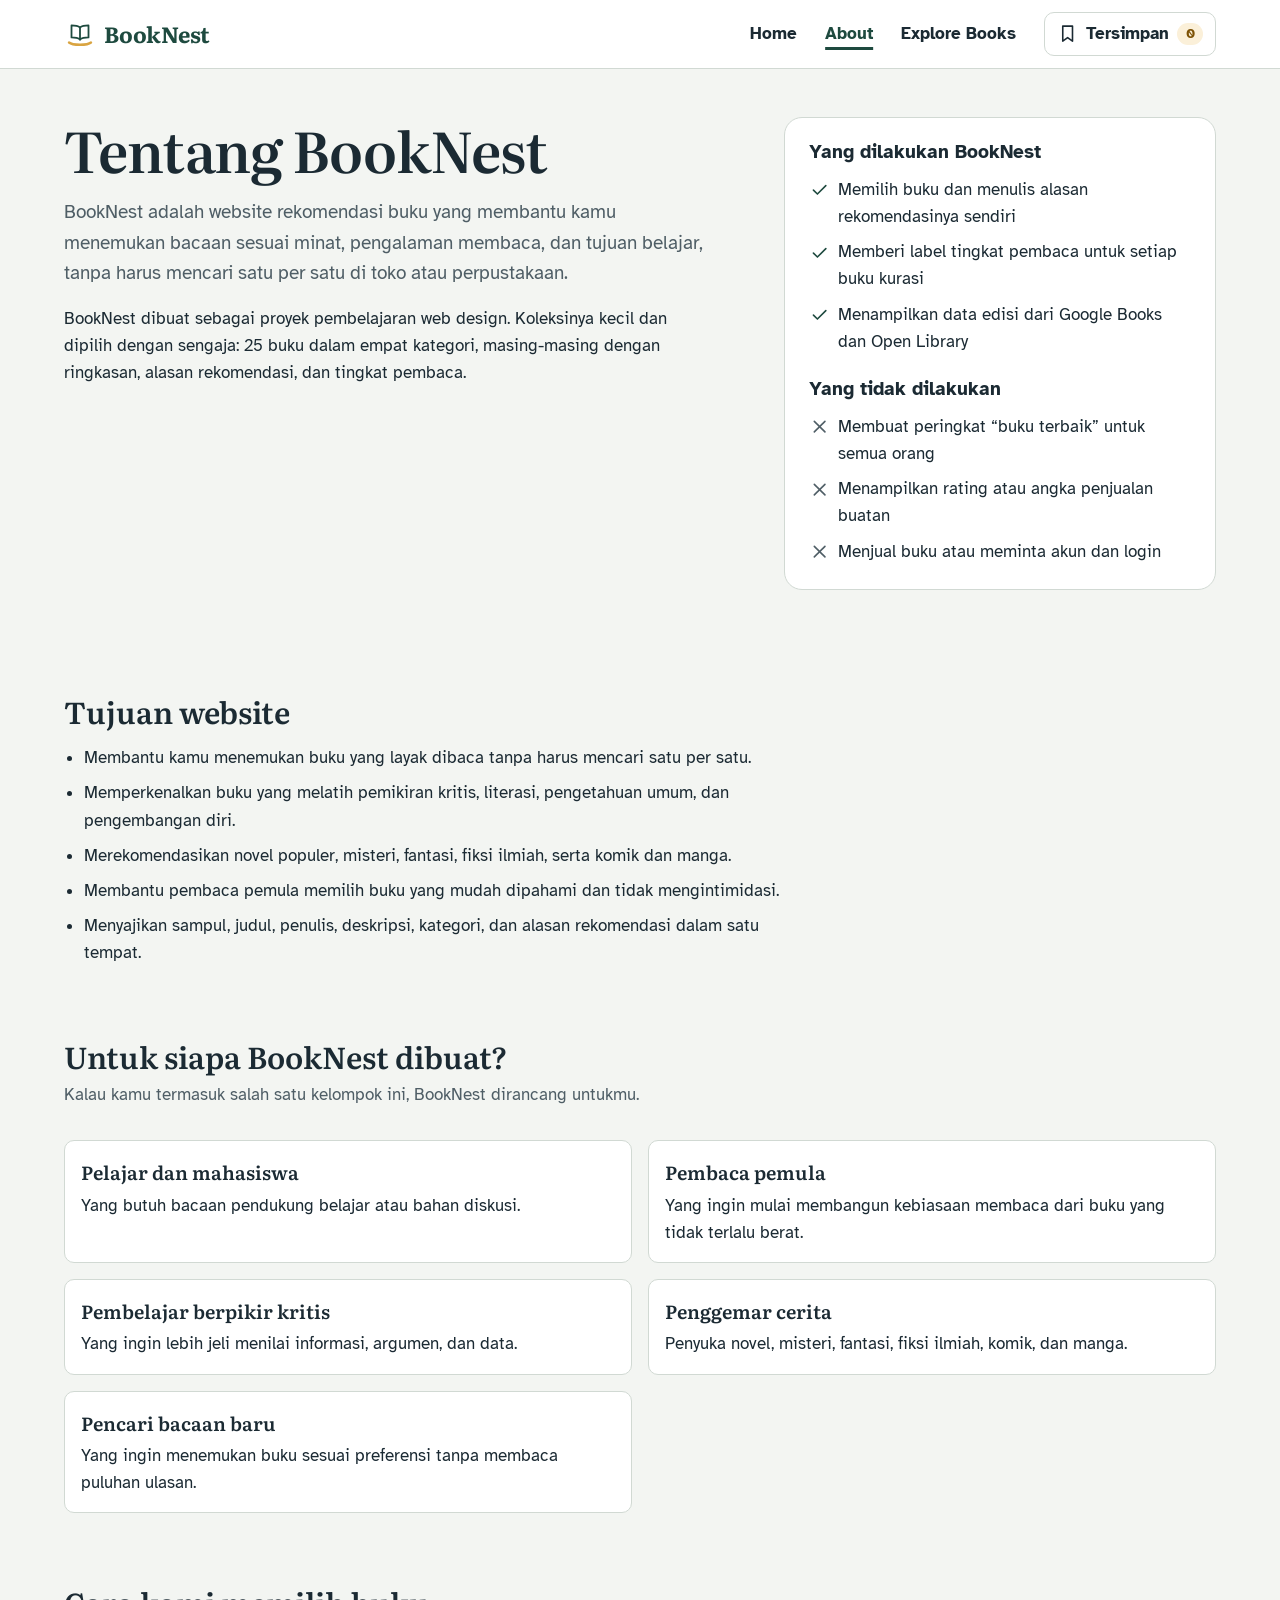
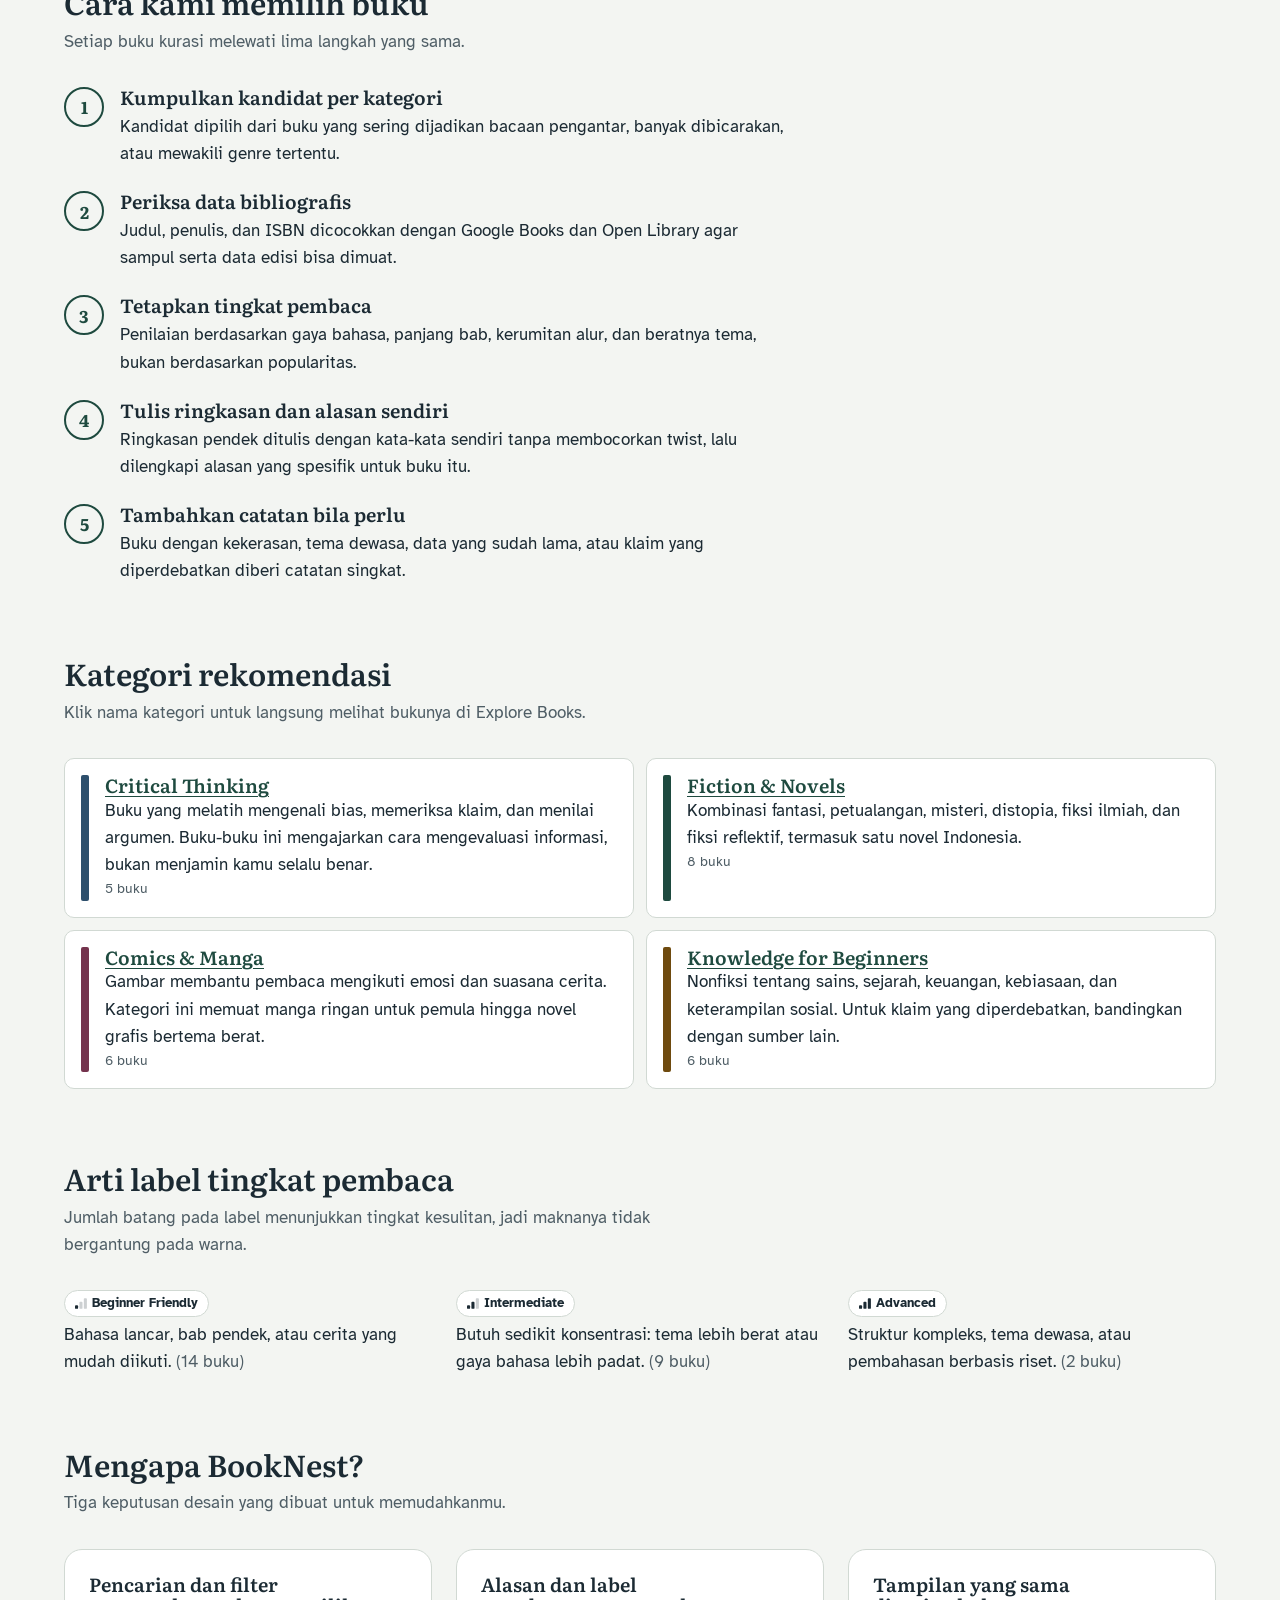
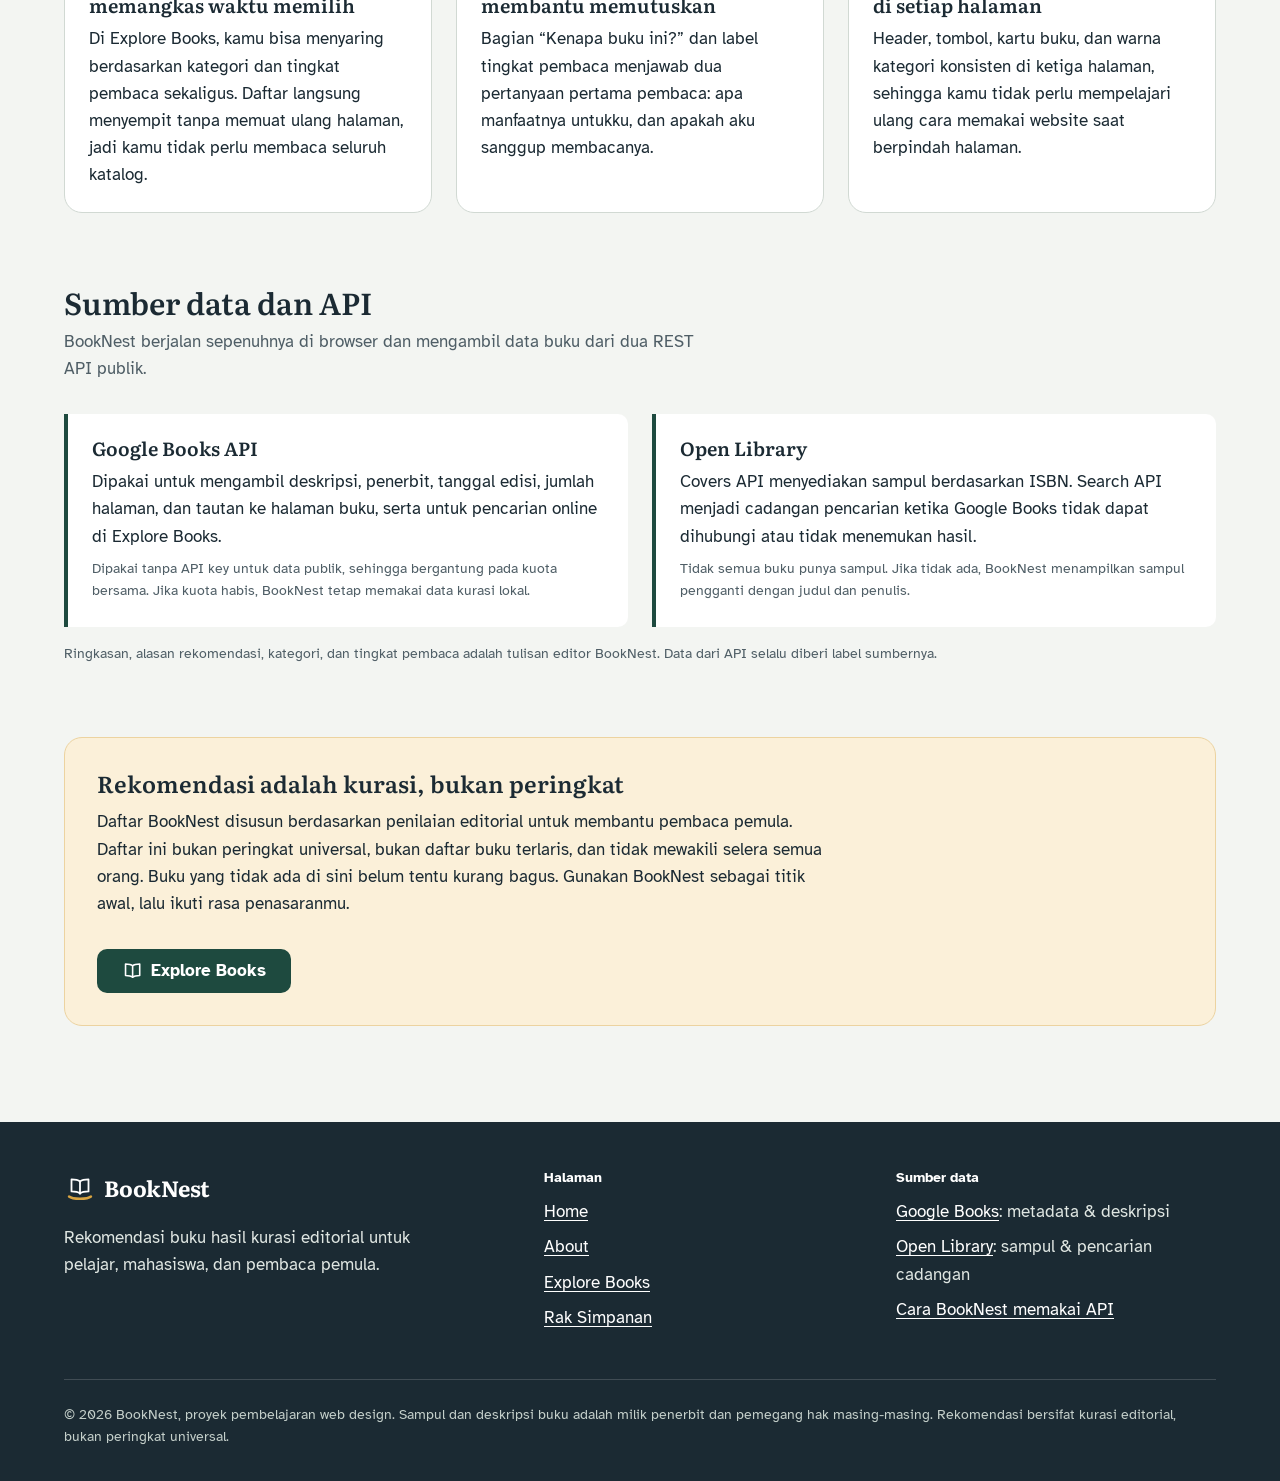
<file: about.html>
<!DOCTYPE html>
<html lang="id">
  <head>
    <meta charset="utf-8">
    <meta name="viewport" content="width=device-width, initial-scale=1">
    <title>Tentang BookNest | Cara kami memilih buku</title>
    <meta name="description" content="Tujuan, target pengguna, metode kurasi, dan sumber data BookNest, website rekomendasi buku untuk pelajar dan pembaca pemula.">
    <meta name="theme-color" content="#1e4a3f">
    <link rel="icon" href="assets/icons/favicon.svg" type="image/svg+xml">
    <link rel="preconnect" href="https://fonts.googleapis.com">
    <link rel="preconnect" href="https://fonts.gstatic.com" crossorigin>
    <link rel="stylesheet" href="https://fonts.googleapis.com/css2?family=Atkinson+Hyperlegible:ital,wght@0,400;0,700;1,400&amp;family=Literata:opsz,wght@7..72,500;7..72,600;7..72,700&amp;display=swap">
    <link rel="stylesheet" href="css/style.css">
    <link rel="stylesheet" href="css/responsive.css">
    <script src="js/config.js" defer></script>
    <script src="data/books.js" defer></script>
    <script src="js/icons.js" defer></script>
    <script src="js/storage.js" defer></script>
    <script src="js/api.js" defer></script>
    <script src="js/books.js" defer></script>
    <script src="js/main.js" defer></script>
  </head>
  <body>
    <a class="skip-link" href="#main">Langsung ke konten utama</a>

    <header class="site-header">
      <div class="container site-header__inner">
        <a class="logo" href="index.html">
          <svg class="logo__mark" viewBox="0 0 32 32" aria-hidden="true" focusable="false"><path d="M16 9.5c-2-1.6-4.8-2.1-8.5-2.1v12c3.7 0 6.5.5 8.5 2.1 2-1.6 4.8-2.1 8.5-2.1v-12c-3.7 0-6.5.5-8.5 2.1Z"/><path d="M16 9.5v12"/><path class="logo__nest" d="M5 24.5c3.5 3 18.5 3 22 0"/></svg>
          <span>BookNest</span>
        </a>

        <button class="nav-toggle" type="button" data-nav-toggle aria-expanded="false" aria-controls="site-nav">
          <svg class="icon" viewBox="0 0 24 24" aria-hidden="true" focusable="false"><path d="M4 7h16"/><path d="M4 12h16"/><path d="M4 17h16"/></svg>
          Menu
        </button>

        <nav id="site-nav" class="site-nav" aria-label="Navigasi utama">
          <ul class="site-nav__list">
            <li><a href="index.html">Home</a></li>
            <li><a href="about.html" aria-current="page">About</a></li>
            <li><a href="explore.html">Explore Books</a></li>
          </ul>
          <a class="saved-link" href="explore.html#saved">
            <svg class="icon" viewBox="0 0 24 24" aria-hidden="true" focusable="false"><path d="M6.5 3.5h11v17l-5.5-4-5.5 4v-17Z"/></svg>
            Tersimpan
            <span class="saved-link__count" data-saved-count>0</span>
            <span class="sr-only">buku</span>
          </a>
        </nav>
      </div>
    </header>

    <main id="main" tabindex="-1">
      <section class="page-head" aria-labelledby="page-title">
        <div class="container about-intro">
          <div class="prose">
            <h1 id="page-title">Tentang BookNest</h1>
            <p class="page-head__lead">
              BookNest adalah website rekomendasi buku yang membantu kamu menemukan bacaan sesuai minat, pengalaman membaca,
              dan tujuan belajar, tanpa harus mencari satu per satu di toko atau perpustakaan.
            </p>
            <p>
              BookNest dibuat sebagai proyek pembelajaran web design. Koleksinya kecil dan dipilih dengan sengaja:
              <span data-count-category="all">25</span> buku dalam empat kategori, masing-masing dengan ringkasan,
              alasan rekomendasi, dan tingkat pembaca.
            </p>
          </div>

          <div class="about-panel">
            <h2>Yang dilakukan BookNest</h2>
            <ul class="check-list">
              <li><svg class="icon" viewBox="0 0 24 24" aria-hidden="true" focusable="false"><path d="m5 12.5 4.5 4.5L19 7.5"/></svg><span>Memilih buku dan menulis alasan rekomendasinya sendiri</span></li>
              <li><svg class="icon" viewBox="0 0 24 24" aria-hidden="true" focusable="false"><path d="m5 12.5 4.5 4.5L19 7.5"/></svg><span>Memberi label tingkat pembaca untuk setiap buku kurasi</span></li>
              <li><svg class="icon" viewBox="0 0 24 24" aria-hidden="true" focusable="false"><path d="m5 12.5 4.5 4.5L19 7.5"/></svg><span>Menampilkan data edisi dari Google Books dan Open Library</span></li>
            </ul>
            <h2>Yang tidak dilakukan</h2>
            <ul class="cross-list">
              <li><svg class="icon" viewBox="0 0 24 24" aria-hidden="true" focusable="false"><path d="M6 6l12 12"/><path d="M18 6 6 18"/></svg><span>Membuat peringkat “buku terbaik” untuk semua orang</span></li>
              <li><svg class="icon" viewBox="0 0 24 24" aria-hidden="true" focusable="false"><path d="M6 6l12 12"/><path d="M18 6 6 18"/></svg><span>Menampilkan rating atau angka penjualan buatan</span></li>
              <li><svg class="icon" viewBox="0 0 24 24" aria-hidden="true" focusable="false"><path d="M6 6l12 12"/><path d="M18 6 6 18"/></svg><span>Menjual buku atau meminta akun dan login</span></li>
            </ul>
          </div>
        </div>
      </section>

      <div class="container">
        <section class="section" aria-labelledby="goals-heading">
          <div class="prose">
            <h2 id="goals-heading" class="catalog-heading">Tujuan website</h2>
            <ul>
              <li>Membantu kamu menemukan buku yang layak dibaca tanpa harus mencari satu per satu.</li>
              <li>Memperkenalkan buku yang melatih pemikiran kritis, literasi, pengetahuan umum, dan pengembangan diri.</li>
              <li>Merekomendasikan novel populer, misteri, fantasi, fiksi ilmiah, serta komik dan manga.</li>
              <li>Membantu pembaca pemula memilih buku yang mudah dipahami dan tidak mengintimidasi.</li>
              <li>Menyajikan sampul, judul, penulis, deskripsi, kategori, dan alasan rekomendasi dalam satu tempat.</li>
            </ul>
          </div>
        </section>

        <section class="section" aria-labelledby="audience-heading">
          <div class="section-head">
            <div>
              <h2 id="audience-heading">Untuk siapa BookNest dibuat?</h2>
              <p>Kalau kamu termasuk salah satu kelompok ini, BookNest dirancang untukmu.</p>
            </div>
          </div>
          <ul class="audience-grid">
            <li><strong>Pelajar dan mahasiswa</strong>Yang butuh bacaan pendukung belajar atau bahan diskusi.</li>
            <li><strong>Pembaca pemula</strong>Yang ingin mulai membangun kebiasaan membaca dari buku yang tidak terlalu berat.</li>
            <li><strong>Pembelajar berpikir kritis</strong>Yang ingin lebih jeli menilai informasi, argumen, dan data.</li>
            <li><strong>Penggemar cerita</strong>Penyuka novel, misteri, fantasi, fiksi ilmiah, komik, dan manga.</li>
            <li><strong>Pencari bacaan baru</strong>Yang ingin menemukan buku sesuai preferensi tanpa membaca puluhan ulasan.</li>
          </ul>
        </section>

        <section id="metode" class="section" aria-labelledby="method-heading">
          <div class="section-head">
            <div>
              <h2 id="method-heading">Cara kami memilih buku</h2>
              <p>Setiap buku kurasi melewati lima langkah yang sama.</p>
            </div>
          </div>
          <ol class="steps">
            <li>
              <div>
                <h3>Kumpulkan kandidat per kategori</h3>
                <p>Kandidat dipilih dari buku yang sering dijadikan bacaan pengantar, banyak dibicarakan, atau mewakili genre tertentu.</p>
              </div>
            </li>
            <li>
              <div>
                <h3>Periksa data bibliografis</h3>
                <p>Judul, penulis, dan ISBN dicocokkan dengan Google Books dan Open Library agar sampul serta data edisi bisa dimuat.</p>
              </div>
            </li>
            <li>
              <div>
                <h3>Tetapkan tingkat pembaca</h3>
                <p>Penilaian berdasarkan gaya bahasa, panjang bab, kerumitan alur, dan beratnya tema, bukan berdasarkan popularitas.</p>
              </div>
            </li>
            <li>
              <div>
                <h3>Tulis ringkasan dan alasan sendiri</h3>
                <p>Ringkasan pendek ditulis dengan kata-kata sendiri tanpa membocorkan twist, lalu dilengkapi alasan yang spesifik untuk buku itu.</p>
              </div>
            </li>
            <li>
              <div>
                <h3>Tambahkan catatan bila perlu</h3>
                <p>Buku dengan kekerasan, tema dewasa, data yang sudah lama, atau klaim yang diperdebatkan diberi catatan singkat.</p>
              </div>
            </li>
          </ol>
        </section>

        <section class="section" aria-labelledby="category-heading">
          <div class="section-head">
            <div>
              <h2 id="category-heading">Kategori rekomendasi</h2>
              <p>Klik nama kategori untuk langsung melihat bukunya di Explore Books.</p>
            </div>
          </div>
          <ul class="category-list">
            <li>
              <span class="swatch swatch--critical-thinking" aria-hidden="true"></span>
              <div>
                <h3><a href="explore.html?category=critical-thinking">Critical Thinking</a></h3>
                <p>Buku yang melatih mengenali bias, memeriksa klaim, dan menilai argumen. Buku-buku ini mengajarkan cara mengevaluasi informasi, bukan menjamin kamu selalu benar.</p>
                <p class="source-note"><span data-count-category="critical-thinking">0</span> buku</p>
              </div>
            </li>
            <li>
              <span class="swatch swatch--fiction" aria-hidden="true"></span>
              <div>
                <h3><a href="explore.html?category=fiction">Fiction &amp; Novels</a></h3>
                <p>Kombinasi fantasi, petualangan, misteri, distopia, fiksi ilmiah, dan fiksi reflektif, termasuk satu novel Indonesia.</p>
                <p class="source-note"><span data-count-category="fiction">0</span> buku</p>
              </div>
            </li>
            <li>
              <span class="swatch swatch--comics" aria-hidden="true"></span>
              <div>
                <h3><a href="explore.html?category=comics">Comics &amp; Manga</a></h3>
                <p>Gambar membantu pembaca mengikuti emosi dan suasana cerita. Kategori ini memuat manga ringan untuk pemula hingga novel grafis bertema berat.</p>
                <p class="source-note"><span data-count-category="comics">0</span> buku</p>
              </div>
            </li>
            <li>
              <span class="swatch swatch--knowledge" aria-hidden="true"></span>
              <div>
                <h3><a href="explore.html?category=knowledge">Knowledge for Beginners</a></h3>
                <p>Nonfiksi tentang sains, sejarah, keuangan, kebiasaan, dan keterampilan sosial. Untuk klaim yang diperdebatkan, bandingkan dengan sumber lain.</p>
                <p class="source-note"><span data-count-category="knowledge">0</span> buku</p>
              </div>
            </li>
          </ul>
        </section>

        <section class="section" aria-labelledby="level-heading">
          <div class="section-head">
            <div>
              <h2 id="level-heading">Arti label tingkat pembaca</h2>
              <p>Jumlah batang pada label menunjukkan tingkat kesulitan, jadi maknanya tidak bergantung pada warna.</p>
            </div>
          </div>
          <ul class="level-list">
            <li>
              <span class="tag tag--level"><svg class="level-icon" viewBox="0 0 14 12" aria-hidden="true" focusable="false"><rect x="0" y="8" width="3.5" height="4" rx="1" class="is-on"/><rect x="5" y="4" width="3.5" height="8" rx="1" class="is-off"/><rect x="10" y="0" width="3.5" height="12" rx="1" class="is-off"/></svg> Beginner Friendly</span>
              <p>Bahasa lancar, bab pendek, atau cerita yang mudah diikuti. <span class="muted">(<span data-count-level="beginner">0</span> buku)</span></p>
            </li>
            <li>
              <span class="tag tag--level"><svg class="level-icon" viewBox="0 0 14 12" aria-hidden="true" focusable="false"><rect x="0" y="8" width="3.5" height="4" rx="1" class="is-on"/><rect x="5" y="4" width="3.5" height="8" rx="1" class="is-on"/><rect x="10" y="0" width="3.5" height="12" rx="1" class="is-off"/></svg> Intermediate</span>
              <p>Butuh sedikit konsentrasi: tema lebih berat atau gaya bahasa lebih padat. <span class="muted">(<span data-count-level="intermediate">0</span> buku)</span></p>
            </li>
            <li>
              <span class="tag tag--level"><svg class="level-icon" viewBox="0 0 14 12" aria-hidden="true" focusable="false"><rect x="0" y="8" width="3.5" height="4" rx="1" class="is-on"/><rect x="5" y="4" width="3.5" height="8" rx="1" class="is-on"/><rect x="10" y="0" width="3.5" height="12" rx="1" class="is-on"/></svg> Advanced</span>
              <p>Struktur kompleks, tema dewasa, atau pembahasan berbasis riset. <span class="muted">(<span data-count-level="advanced">0</span> buku)</span></p>
            </li>
          </ul>
        </section>

        <section class="section" aria-labelledby="why-heading">
          <div class="section-head">
            <div>
              <h2 id="why-heading">Mengapa BookNest?</h2>
              <p>Tiga keputusan desain yang dibuat untuk memudahkanmu.</p>
            </div>
          </div>
          <ul class="reason-grid">
            <li>
              <h3>Pencarian dan filter memangkas waktu memilih</h3>
              <p>Di Explore Books, kamu bisa menyaring berdasarkan kategori dan tingkat pembaca sekaligus. Daftar langsung menyempit tanpa memuat ulang halaman, jadi kamu tidak perlu membaca seluruh katalog.</p>
            </li>
            <li>
              <h3>Alasan dan label membantu memutuskan</h3>
              <p>Bagian “Kenapa buku ini?” dan label tingkat pembaca menjawab dua pertanyaan pertama pembaca: apa manfaatnya untukku, dan apakah aku sanggup membacanya.</p>
            </li>
            <li>
              <h3>Tampilan yang sama di setiap halaman</h3>
              <p>Header, tombol, kartu buku, dan warna kategori konsisten di ketiga halaman, sehingga kamu tidak perlu mempelajari ulang cara memakai website saat berpindah halaman.</p>
            </li>
          </ul>
        </section>

        <section id="sumber-data" class="section" aria-labelledby="data-heading">
          <div class="section-head">
            <div>
              <h2 id="data-heading">Sumber data dan API</h2>
              <p>BookNest berjalan sepenuhnya di browser dan mengambil data buku dari dua REST API publik.</p>
            </div>
          </div>
          <div class="source-grid">
            <div class="source-card">
              <h3>Google Books API</h3>
              <p>Dipakai untuk mengambil deskripsi, penerbit, tanggal edisi, jumlah halaman, dan tautan ke halaman buku, serta untuk pencarian online di Explore Books.</p>
              <p class="source-note">Dipakai tanpa API key untuk data publik, sehingga bergantung pada kuota bersama. Jika kuota habis, BookNest tetap memakai data kurasi lokal.</p>
            </div>
            <div class="source-card">
              <h3>Open Library</h3>
              <p>Covers API menyediakan sampul berdasarkan ISBN. Search API menjadi cadangan pencarian ketika Google Books tidak dapat dihubungi atau tidak menemukan hasil.</p>
              <p class="source-note">Tidak semua buku punya sampul. Jika tidak ada, BookNest menampilkan sampul pengganti dengan judul dan penulis.</p>
            </div>
          </div>
          <p class="source-note source-note--spaced">
            Ringkasan, alasan rekomendasi, kategori, dan tingkat pembaca adalah tulisan editor BookNest. Data dari API selalu diberi label sumbernya.
          </p>
        </section>

        <section class="disclaimer" aria-labelledby="disclaimer-heading">
          <h2 id="disclaimer-heading">Rekomendasi adalah kurasi, bukan peringkat</h2>
          <p>
            Daftar BookNest disusun berdasarkan penilaian editorial untuk membantu pembaca pemula. Daftar ini bukan peringkat
            universal, bukan daftar buku terlaris, dan tidak mewakili selera semua orang. Buku yang tidak ada di sini belum tentu
            kurang bagus. Gunakan BookNest sebagai titik awal, lalu ikuti rasa penasaranmu.
          </p>
          <p class="section-cta"><a class="btn btn--primary" href="explore.html"><svg class="icon" viewBox="0 0 24 24" aria-hidden="true" focusable="false"><path d="M12 6.5C10.3 5 7.8 4.5 4 4.5v13c3.8 0 6.3.5 8 2 1.7-1.5 4.2-2 8-2v-13c-3.8 0-6.3.5-8 2Z"/><path d="M12 6.5v13"/></svg> Explore Books</a></p>
        </section>
      </div>
    </main>

    <footer class="site-footer">
      <div class="container site-footer__inner">
        <div>
          <a class="logo" href="index.html">
            <svg class="logo__mark" viewBox="0 0 32 32" aria-hidden="true" focusable="false"><path d="M16 9.5c-2-1.6-4.8-2.1-8.5-2.1v12c3.7 0 6.5.5 8.5 2.1 2-1.6 4.8-2.1 8.5-2.1v-12c-3.7 0-6.5.5-8.5 2.1Z"/><path d="M16 9.5v12"/><path class="logo__nest" d="M5 24.5c3.5 3 18.5 3 22 0"/></svg>
            <span>BookNest</span>
          </a>
          <p class="site-footer__tagline">Rekomendasi buku hasil kurasi editorial untuk pelajar, mahasiswa, dan pembaca pemula.</p>
        </div>

        <nav aria-label="Navigasi footer">
          <h2 class="footer-heading">Halaman</h2>
          <ul class="footer-list">
            <li><a href="index.html">Home</a></li>
            <li><a href="about.html">About</a></li>
            <li><a href="explore.html">Explore Books</a></li>
            <li><a href="explore.html#saved">Rak Simpanan</a></li>
          </ul>
        </nav>

        <div>
          <h2 class="footer-heading">Sumber data</h2>
          <ul class="footer-list">
            <li><a href="https://books.google.com/" rel="noopener">Google Books</a>: metadata &amp; deskripsi</li>
            <li><a href="https://openlibrary.org/" rel="noopener">Open Library</a>: sampul &amp; pencarian cadangan</li>
            <li><a href="about.html#sumber-data">Cara BookNest memakai API</a></li>
          </ul>
        </div>
      </div>

      <div class="container site-footer__bottom">
        <p>&copy; <span data-current-year>2026</span> BookNest, proyek pembelajaran web design. Sampul dan deskripsi buku adalah milik penerbit dan pemegang hak masing-masing. Rekomendasi bersifat kurasi editorial, bukan peringkat universal.</p>
      </div>
    </footer>

    <button class="btn btn--primary back-to-top" type="button" data-back-to-top hidden>
      <svg class="icon" viewBox="0 0 24 24" aria-hidden="true" focusable="false"><path d="M12 19V5"/><path d="m6 11 6-6 6 6"/></svg>
      <span class="back-to-top__label">Kembali ke atas</span>
    </button>
  </body>
</html>
</file>
<file: css/style.css>
/*
 * BookNest — gaya utama (mobile-first)
 * ------------------------------------------------------------
 * Urutan isi:
 *  1. Token desain (CSS variables)
 *  2. Reset & dasar
 *  3. Utilitas & aksesibilitas
 *  4. Layout bersama: header, footer, section
 *  5. Komponen: tombol, tag, sampul, kartu, form, state, modal, toast
 *  6. Halaman: Home, About, Explore
 *  7. Preferensi gerak (reduced motion)
 * Penyesuaian layar lebar ada di responsive.css.
 */

/* ============ 1. Token desain ============ */
:root {
  /* Warna dasar: kertas abu-hijau, tinta biru-slate, hijau botol */
  --color-background: #f3f5f2;
  --color-surface: #ffffff;
  --color-surface-alt: #e7ece8;
  --color-text: #1b2a33;
  --color-muted: #4f5e66;
  --color-border: #d1d9d3;
  --color-primary: #1e4a3f;
  --color-primary-hover: #153830;
  --color-primary-soft: #dce8e2;
  /* Aksen kuning-kuningan = pita pembatas buku; dipakai hemat */
  --color-accent: #d9a441;
  --color-accent-soft: #fbf0d9;
  --color-accent-strong: #7d5205;
  --color-error: #a3322a;
  --color-error-soft: #fbeae8;
  --color-focus: #1f5fbf;

  /* Warna "punggung buku" per kategori (teks putih ≥ 7:1) */
  --cat-critical-thinking: #2d4f6c;
  --cat-fiction: #1e4a3f;
  --cat-comics: #74334d;
  --cat-knowledge: #6e4a0e;
  --cat-external: #4f5e66;

  /* Tipografi: Literata (serif untuk membaca) + Atkinson Hyperlegible (UI, keterbacaan tinggi) */
  --font-display: "Literata", Georgia, "Times New Roman", serif;
  --font-body: "Atkinson Hyperlegible", system-ui, -apple-system, "Segoe UI", Roboto, sans-serif;
  --text-sm: 0.875rem;
  --text-base: 1.0625rem;
  --text-lg: 1.1875rem;
  --text-xl: 1.4375rem;
  --text-2xl: 1.875rem;
  --text-3xl: clamp(2.125rem, 1.4rem + 3.4vw, 3.5rem);
  --leading-tight: 1.15;
  --leading-body: 1.6;

  /* Jarak (skala 4/8) */
  --spacing-1: 0.25rem;
  --spacing-2: 0.5rem;
  --spacing-3: 0.75rem;
  --spacing-4: 1rem;
  --spacing-5: 1.5rem;
  --spacing-6: 2rem;
  --spacing-7: 3rem;
  --spacing-8: 4.5rem;
  --spacing-9: 6rem;

  /* Radius: makin kecil elemen, makin kecil radiusnya */
  --radius-sm: 4px;
  --radius-md: 10px;
  --radius-lg: 18px;
  --radius-pill: 999px;

  /* Bayangan hanya untuk benda "fisik": sampul, modal, toast */
  --shadow-cover: 0 1px 2px rgb(27 42 51 / 0.2), 0 8px 16px -8px rgb(27 42 51 / 0.45);
  --shadow-raised: 0 18px 48px -16px rgb(27 42 51 / 0.45);

  --container: 72rem;
  --tap-size: 2.75rem; /* 44px: area sentuh nyaman */
  --header-height: 4.25rem;
  --transition: 160ms ease;
}

/* ============ 2. Reset & dasar ============ */
*,
*::before,
*::after {
  box-sizing: border-box;
}

html {
  -webkit-text-size-adjust: 100%;
  scroll-padding-top: calc(var(--header-height) + var(--spacing-4));
}

html.has-modal {
  overflow: hidden;
}

body {
  margin: 0;
  font-family: var(--font-body);
  font-size: var(--text-base);
  line-height: var(--leading-body);
  color: var(--color-text);
  background: var(--color-background);
  text-rendering: optimizeLegibility;
}

h1,
h2,
h3 {
  font-family: var(--font-display);
  font-weight: 600;
  line-height: var(--leading-tight);
  margin: 0;
  text-wrap: balance;
}

p,
ul,
ol,
dl,
figure {
  margin: 0;
}

img,
svg {
  display: block;
  max-width: 100%;
}

a {
  color: var(--color-primary);
  text-underline-offset: 0.18em;
  text-decoration-thickness: 1px;
}

a:hover {
  text-decoration-thickness: 2px;
}

button,
input,
select {
  font: inherit;
  color: inherit;
}

[hidden] {
  display: none !important;
}

main:focus {
  outline: none;
}

/* ============ 3. Utilitas & aksesibilitas ============ */
.container {
  width: min(100% - 2 * var(--spacing-4), var(--container));
  margin-inline: auto;
}

.sr-only {
  position: absolute;
  width: 1px;
  height: 1px;
  padding: 0;
  margin: -1px;
  overflow: hidden;
  clip: rect(0 0 0 0);
  white-space: nowrap;
  border: 0;
}

.skip-link {
  position: absolute;
  left: var(--spacing-4);
  top: -4rem;
  z-index: 100;
  padding: var(--spacing-3) var(--spacing-4);
  background: var(--color-text);
  color: #fff;
  border-radius: var(--radius-md);
  font-weight: 700;
}

.skip-link:focus {
  top: var(--spacing-3);
}

:focus-visible {
  outline: 3px solid var(--color-focus);
  outline-offset: 2px;
}

.muted {
  color: var(--color-muted);
}

.source-note {
  font-size: var(--text-sm);
  color: var(--color-muted);
}

.icon {
  width: 1.25em;
  height: 1.25em;
  flex-shrink: 0;
  fill: none;
  stroke: currentColor;
  stroke-width: 1.8;
  stroke-linecap: round;
  stroke-linejoin: round;
}

.icon--filled {
  fill: currentColor;
}

.level-icon {
  width: 0.95em;
  height: 0.85em;
  flex-shrink: 0;
}

.level-icon .is-on {
  fill: currentColor;
}

.level-icon .is-off {
  fill: currentColor;
  opacity: 0.22;
}

/* ============ 4. Layout bersama ============ */

/* ---- Header ---- */
.site-header {
  position: sticky;
  top: 0;
  z-index: 50;
  background: var(--color-surface);
  border-bottom: 1px solid var(--color-border);
}

.site-header__inner {
  position: relative;
  display: flex;
  align-items: center;
  justify-content: space-between;
  gap: var(--spacing-4);
  min-height: var(--header-height);
}

.logo {
  display: inline-flex;
  align-items: center;
  gap: var(--spacing-2);
  font-family: var(--font-display);
  font-size: 1.375rem;
  font-weight: 700;
  color: var(--color-primary);
  text-decoration: none;
  letter-spacing: -0.01em;
}

.logo__mark {
  width: 2rem;
  height: 2rem;
  fill: none;
  stroke: currentColor;
  stroke-width: 1.8;
  stroke-linecap: round;
  stroke-linejoin: round;
}

.logo__mark .logo__nest {
  stroke: var(--color-accent);
  stroke-width: 2.4;
}

.nav-toggle {
  display: inline-flex;
  align-items: center;
  gap: var(--spacing-2);
  min-height: var(--tap-size);
  padding: 0 var(--spacing-4);
  border: 1px solid var(--color-border);
  border-radius: var(--radius-md);
  background: var(--color-surface);
  font-weight: 700;
  cursor: pointer;
}

/* Mobile: navigasi menjadi panel di bawah header */
.site-nav {
  display: none;
  position: absolute;
  top: 100%;
  left: calc(-1 * var(--spacing-4));
  right: calc(-1 * var(--spacing-4));
  padding: var(--spacing-3) var(--spacing-4) var(--spacing-5);
  background: var(--color-surface);
  border-bottom: 1px solid var(--color-border);
  box-shadow: 0 12px 20px -16px rgb(27 42 51 / 0.4);
}

.site-nav.is-open {
  display: block;
}

.site-nav__list {
  list-style: none;
  padding: 0;
  display: grid;
  gap: var(--spacing-1);
}

.site-nav__list a,
.saved-link {
  display: flex;
  align-items: center;
  gap: var(--spacing-2);
  min-height: var(--tap-size);
  padding: 0 var(--spacing-3);
  border-radius: var(--radius-md);
  color: var(--color-text);
  text-decoration: none;
  font-weight: 700;
}

.site-nav__list a:hover,
.saved-link:hover {
  background: var(--color-surface-alt);
}

.site-nav__list a[aria-current="page"] {
  color: var(--color-primary);
  text-decoration: underline;
  text-decoration-thickness: 3px;
  text-underline-offset: 0.45em;
}

.saved-link {
  margin-top: var(--spacing-2);
  border: 1px solid var(--color-border);
}

.saved-link__count {
  min-width: 1.6rem;
  padding: 0 var(--spacing-2);
  border-radius: var(--radius-pill);
  background: var(--color-accent-soft);
  color: var(--color-accent-strong);
  font-size: var(--text-sm);
  text-align: center;
}

/* ---- Footer ---- */
.site-footer {
  margin-top: var(--spacing-9);
  padding-top: var(--spacing-7);
  background: var(--color-text);
  color: #dfe6e2;
}

.site-footer a {
  color: #ffffff;
}

.site-footer__inner {
  display: grid;
  gap: var(--spacing-6);
}

.site-footer .logo {
  color: #ffffff;
}

.site-footer__tagline {
  margin-top: var(--spacing-3);
  max-width: 34ch;
}

.footer-heading {
  font-family: var(--font-body);
  font-size: var(--text-sm);
  font-weight: 700;
  color: #ffffff;
  margin-bottom: var(--spacing-3);
}

.footer-list {
  list-style: none;
  padding: 0;
  display: grid;
  gap: var(--spacing-2);
}

.site-footer__bottom {
  margin-top: var(--spacing-7);
  padding: var(--spacing-5) 0 var(--spacing-6);
  border-top: 1px solid rgb(255 255 255 / 0.16);
  font-size: var(--text-sm);
  color: #c4cfca;
}

/* ---- Section ---- */
.section {
  padding-block: var(--spacing-8) 0;
}

.section-head {
  display: flex;
  flex-wrap: wrap;
  align-items: end;
  justify-content: space-between;
  gap: var(--spacing-3) var(--spacing-6);
  margin-bottom: var(--spacing-6);
}

.section-head h2 {
  font-size: var(--text-2xl);
}

.section-head p {
  margin-top: var(--spacing-2);
  max-width: 60ch;
  color: var(--color-muted);
}

.section-head--compact {
  display: block;
  margin-bottom: var(--spacing-5);
}

.page-head {
  padding-block: var(--spacing-7) var(--spacing-6);
}

.page-head h1 {
  font-size: var(--text-3xl);
  letter-spacing: -0.015em;
}

.page-head__lead {
  margin-top: var(--spacing-4);
  max-width: 62ch;
  font-size: var(--text-lg);
  color: var(--color-muted);
}

/* ============ 5. Komponen ============ */

/* ---- Tombol ---- */
.btn {
  display: inline-flex;
  align-items: center;
  justify-content: center;
  gap: var(--spacing-2);
  min-height: var(--tap-size);
  padding: 0 var(--spacing-5);
  border: 1px solid transparent;
  border-radius: var(--radius-md);
  font-weight: 700;
  line-height: 1.2;
  text-decoration: none;
  cursor: pointer;
  transition: background-color var(--transition), border-color var(--transition), color var(--transition);
}

.btn--primary {
  background: var(--color-primary);
  color: #ffffff;
}

.btn--primary:hover {
  background: var(--color-primary-hover);
}

.btn--quiet {
  background: var(--color-surface);
  border-color: var(--color-border);
  color: var(--color-primary);
}

.btn--quiet:hover {
  background: var(--color-primary-soft);
  border-color: var(--color-primary);
}

.btn--large {
  min-height: 3.25rem;
  padding: 0 var(--spacing-6);
  font-size: var(--text-lg);
}

.btn--small {
  min-height: 2.375rem;
  padding: 0 var(--spacing-3);
  font-size: var(--text-sm);
}

.btn:disabled {
  cursor: not-allowed;
  opacity: 0.5;
  background: var(--color-surface);
  border-color: var(--color-border);
  color: var(--color-muted);
}

.icon-btn {
  display: inline-grid;
  place-items: center;
  width: var(--tap-size);
  height: var(--tap-size);
  border: 1px solid var(--color-border);
  border-radius: var(--radius-md);
  background: var(--color-surface);
  color: var(--color-text);
  cursor: pointer;
}

.icon-btn:hover {
  background: var(--color-surface-alt);
}

.link-button {
  justify-self: start;
  padding: var(--spacing-1) 0;
  border: 0;
  background: none;
  color: var(--color-primary);
  font-weight: 700;
  text-decoration: underline;
  text-underline-offset: 0.18em;
  cursor: pointer;
}

/* ---- Bookmark: ikon pita pembatas buku ---- */
.btn-bookmark {
  display: inline-flex;
  align-items: center;
  justify-content: center;
  gap: var(--spacing-2);
  min-height: var(--tap-size);
  min-width: var(--tap-size);
  padding: 0 var(--spacing-4);
  border: 1px solid var(--color-border);
  border-radius: var(--radius-md);
  background: var(--color-surface);
  color: var(--color-text);
  font-weight: 700;
  cursor: pointer;
  transition: background-color var(--transition), border-color var(--transition);
}

.btn-bookmark--icon {
  padding: 0;
}

.btn-bookmark:hover {
  border-color: var(--color-accent-strong);
}

.btn-bookmark.is-saved {
  background: var(--color-accent-soft);
  border-color: var(--color-accent);
  color: var(--color-accent-strong);
}

.btn-bookmark.is-saved .icon {
  animation: ribbon-drop 260ms ease-out;
}

@keyframes ribbon-drop {
  from {
    transform: translateY(-4px) scaleY(0.7);
  }
  to {
    transform: none;
  }
}

/* ---- Tag / label ---- */
.tag-row {
  display: flex;
  flex-wrap: wrap;
  gap: var(--spacing-2);
}

.tag {
  display: inline-flex;
  align-items: center;
  gap: 0.4em;
  padding: 0.15rem 0.6rem;
  border-radius: var(--radius-pill);
  font-size: 0.8125rem;
  font-weight: 700;
  line-height: 1.5;
  border: 1px solid transparent;
}

.tag--critical-thinking {
  background: #e3ebf2;
  color: var(--cat-critical-thinking);
}

.tag--fiction {
  background: var(--color-primary-soft);
  color: var(--cat-fiction);
}

.tag--comics {
  background: #f3e3ea;
  color: var(--cat-comics);
}

.tag--knowledge {
  background: #f5ead6;
  color: var(--cat-knowledge);
}

.tag--level {
  background: var(--color-surface);
  border-color: var(--color-border);
  color: var(--color-text);
}

.tag--muted {
  background: var(--color-surface-alt);
  color: var(--color-muted);
}

/* ---- Sampul buku ---- */
.cover {
  position: relative;
  aspect-ratio: 2 / 3;
  width: 100%;
  overflow: hidden;
  /* sisi kiri sedikit lebih kotak, seperti punggung buku */
  border-radius: 3px var(--radius-sm) var(--radius-sm) 3px;
  background: var(--color-surface-alt);
  box-shadow: var(--shadow-cover);
}

.cover img {
  width: 100%;
  height: 100%;
  object-fit: cover; /* menjaga proporsi: dipotong sedikit, tidak ditarik */
}

.cover::after {
  /* garis tipis di sisi kiri = lipatan punggung buku */
  content: "";
  position: absolute;
  inset: 0 auto 0 0;
  width: 4px;
  background: linear-gradient(90deg, rgb(0 0 0 / 0.18), transparent);
  pointer-events: none;
}

.cover-fallback {
  display: flex;
  flex-direction: column;
  gap: var(--spacing-2);
  height: 100%;
  padding: 12% 10% 10% 14%;
  color: #ffffff;
  background: var(--cat-external);
  overflow: hidden;
}

.cover-fallback--critical-thinking { background: var(--cat-critical-thinking); }
.cover-fallback--fiction { background: var(--cat-fiction); }
.cover-fallback--comics { background: var(--cat-comics); }
.cover-fallback--knowledge { background: var(--cat-knowledge); }

.cover-fallback__icon {
  width: 1.4em;
  height: 1.4em;
  opacity: 0.85;
}

.cover-fallback__title {
  font-family: var(--font-display);
  font-weight: 600;
  font-size: clamp(0.75rem, 0.6rem + 0.6vw, 1.05rem);
  line-height: 1.2;
  overflow-wrap: anywhere;
}

.cover-fallback__author {
  margin-top: auto;
  font-size: 0.75em;
  line-height: 1.3;
  opacity: 0.9;
}

.cover--large .cover-fallback__title {
  font-size: var(--text-lg);
}

/* ---- Kartu buku (gaya kartu katalog perpustakaan) ---- */
.book-grid {
  display: grid;
  gap: var(--spacing-5);
  list-style: none;
  padding: 0;
}

.book-card {
  display: grid;
  grid-template-columns: 6.5rem 1fr;
  align-items: start;
  gap: var(--spacing-4);
  padding: var(--spacing-4);
  background: var(--color-surface);
  border: 1px solid var(--color-border);
  border-radius: var(--radius-md);
}

.book-card__body {
  display: flex;
  flex-direction: column;
  gap: var(--spacing-2);
  min-width: 0;
  height: 100%;
}

.book-card__title {
  font-size: var(--text-lg);
  margin-top: var(--spacing-1);
}

.book-card__author {
  color: var(--color-muted);
  font-size: var(--text-sm);
}

.book-card__summary,
.book-card__reason {
  display: -webkit-box;
  -webkit-box-orient: vertical;
  -webkit-line-clamp: 3;
  line-clamp: 3;
  overflow: hidden;
  font-size: 0.9375rem;
}

.book-card__reason {
  padding-left: var(--spacing-3);
  border-left: 3px solid var(--color-accent);
  color: var(--color-text);
}

.book-card__actions {
  display: flex;
  align-items: center;
  gap: var(--spacing-2);
  margin-top: auto;
  padding-top: var(--spacing-2);
}

/* ---- Form: pencarian & filter ---- */
.field-label {
  display: block;
  margin-bottom: var(--spacing-2);
  font-weight: 700;
  font-size: var(--text-sm);
  padding: 0;
}

.field-hint {
  margin-top: var(--spacing-2);
  font-size: var(--text-sm);
  color: var(--color-muted);
}

.search__field {
  position: relative;
  display: flex;
  gap: var(--spacing-2);
}

.search__input-wrap {
  position: relative;
  flex: 1 1 14rem;
}

.search__icon {
  position: absolute;
  left: var(--spacing-4);
  top: 50%;
  transform: translateY(-50%);
  color: var(--color-muted);
  pointer-events: none;
}

.input,
.select {
  width: 100%;
  min-height: 3rem;
  padding: 0 var(--spacing-4);
  border: 1px solid #9aa8a0;
  border-radius: var(--radius-md);
  background: var(--color-surface);
}

.input--search {
  padding-left: 2.9rem;
}

.input::placeholder {
  color: #6b7a81;
}

.select {
  appearance: none;
  padding-right: 2.5rem;
  background-image: url("data:image/svg+xml,%3Csvg xmlns='http://www.w3.org/2000/svg' viewBox='0 0 24 24' fill='none' stroke='%231b2a33' stroke-width='2' stroke-linecap='round' stroke-linejoin='round'%3E%3Cpath d='m6 9 6 6 6-6'/%3E%3C/svg%3E");
  background-repeat: no-repeat;
  background-position: right 0.85rem center;
  background-size: 1.1rem;
  cursor: pointer;
}

.filter-group {
  margin: 0;
  padding: 0;
  border: 0;
  min-width: 0;
}

/* Chip kategori = radio button bergaya pil (tetap bisa dipakai dengan keyboard) */
.chip-row {
  display: flex;
  flex-wrap: wrap;
  gap: var(--spacing-2);
}

.chip {
  position: relative;
}

.chip__input {
  position: absolute;
  opacity: 0;
  width: 1px;
  height: 1px;
}

.chip__label,
.chip-button {
  display: inline-flex;
  align-items: center;
  gap: var(--spacing-2);
  min-height: var(--tap-size);
  padding: 0 var(--spacing-4);
  border: 1px solid var(--color-border);
  border-radius: var(--radius-pill);
  background: var(--color-surface);
  font-weight: 400;
  cursor: pointer;
  transition: background-color var(--transition), border-color var(--transition);
}

.chip__label:hover,
.chip-button:hover {
  border-color: var(--color-primary);
}

.chip__count {
  font-size: var(--text-sm);
  color: var(--color-muted);
}

.chip__input:checked + .chip__label {
  background: var(--color-primary);
  border-color: var(--color-primary);
  color: #ffffff;
  font-weight: 700;
}

.chip__input:checked + .chip__label .chip__count {
  color: #d5e5dd;
}

/* tanda centang agar status terpilih tidak hanya ditunjukkan warna */
.chip__input:checked + .chip__label::before {
  content: "";
  width: 0.45rem;
  height: 0.8rem;
  margin: -0.2rem 0.1rem 0 0;
  border: solid currentColor;
  border-width: 0 2px 2px 0;
  transform: rotate(45deg);
}

.chip__input:focus-visible + .chip__label {
  outline: 3px solid var(--color-focus);
  outline-offset: 2px;
}

/* ---- State: loading, kosong, error ---- */
.state-panel {
  display: grid;
  justify-items: center;
  gap: var(--spacing-3);
  padding: var(--spacing-7) var(--spacing-5);
  text-align: center;
  border: 1px dashed #aab7b0;
  border-radius: var(--radius-lg);
  background: var(--color-surface);
}

.state-panel p {
  max-width: 52ch;
}

.state-panel__icon {
  width: 2.5rem;
  height: 2.5rem;
  color: var(--color-muted);
}

.state-panel__title {
  font-size: var(--text-xl);
}

.state-panel--error {
  border-style: solid;
  border-color: #e3b3ae;
  background: var(--color-error-soft);
}

.state-panel--error .state-panel__icon {
  color: var(--color-error);
}

.notice {
  display: flex;
  flex-wrap: wrap;
  align-items: flex-start;
  gap: var(--spacing-3);
  padding: var(--spacing-4);
  border-radius: var(--radius-md);
  border-left: 4px solid var(--color-primary);
  background: var(--color-primary-soft);
}

.notice > div {
  flex: 1 1 16rem;
}

.notice__title {
  font-weight: 700;
}

.notice--error {
  border-left-color: var(--color-error);
  background: var(--color-error-soft);
}

.notice--error > .icon {
  color: var(--color-error);
}

.state-inline {
  display: flex;
  align-items: center;
  gap: var(--spacing-2);
  color: var(--color-muted);
}

.state-inline--error {
  color: var(--color-error);
}

.spinner {
  display: inline-block;
  width: 1em;
  height: 1em;
  flex-shrink: 0;
  border: 2px solid currentColor;
  border-right-color: transparent;
  border-radius: 50%;
  animation: spin 800ms linear infinite;
}

@keyframes spin {
  to {
    transform: rotate(360deg);
  }
}

.skeleton-card {
  display: grid;
  grid-template-columns: 6.5rem 1fr;
  grid-template-rows: auto auto 1fr;
  gap: var(--spacing-3) var(--spacing-4);
  padding: var(--spacing-4);
  border: 1px solid var(--color-border);
  border-radius: var(--radius-md);
  background: var(--color-surface);
}

.skeleton {
  border-radius: var(--radius-sm);
  background: linear-gradient(90deg, var(--color-surface-alt) 0%, #f5f7f5 50%, var(--color-surface-alt) 100%);
  background-size: 200% 100%;
  animation: shimmer 1.4s ease-in-out infinite;
}

.skeleton--cover {
  grid-row: 1 / 4;
  aspect-ratio: 2 / 3;
}

.skeleton--line {
  height: 1rem;
}

.skeleton--short {
  width: 60%;
}

@keyframes shimmer {
  from {
    background-position: 100% 0;
  }
  to {
    background-position: -100% 0;
  }
}

/* ---- Modal detail (<dialog>) ---- */
.modal {
  width: min(100% - 1rem, 52rem);
  max-width: none;
  max-height: min(92vh, 56rem);
  padding: 0;
  border: 0;
  border-radius: var(--radius-lg);
  background: var(--color-surface);
  color: var(--color-text);
  box-shadow: var(--shadow-raised);
  overflow: hidden;
}

.modal[open] {
  display: flex;
  flex-direction: column;
}

.modal::backdrop {
  background: rgb(27 42 51 / 0.6);
}

.modal__close {
  position: absolute;
  top: var(--spacing-3);
  right: var(--spacing-3);
  z-index: 2;
}

.modal__panel {
  overflow-y: auto;
  overscroll-behavior: contain;
}

.modal__content {
  display: grid;
  gap: var(--spacing-5);
  padding: var(--spacing-5);
}

.detail__header {
  display: grid;
  grid-template-columns: 7rem 1fr;
  gap: var(--spacing-4);
  align-items: start;
  padding-right: var(--spacing-7);
}

.detail__info {
  display: grid;
  gap: var(--spacing-3);
}

.detail__title {
  font-size: var(--text-xl);
}

.detail__title:focus {
  outline: none;
}

.detail__authors {
  color: var(--color-muted);
}

.meta-group__caption {
  font-size: var(--text-sm);
  color: var(--color-muted);
  margin-bottom: var(--spacing-1);
}

.meta-list {
  display: flex;
  flex-wrap: wrap;
  gap: var(--spacing-2) var(--spacing-5);
}

.meta-list__item dt {
  font-size: 0.8125rem;
  color: var(--color-muted);
}

.meta-list__item dd {
  margin: 0;
  font-weight: 700;
}

.detail__actions {
  display: flex;
  flex-wrap: wrap;
  gap: var(--spacing-2);
}

.detail__links {
  display: contents;
}

.meta-group:empty {
  display: none;
}

.detail__section {
  display: grid;
  gap: var(--spacing-2);
  max-width: 68ch;
}

.detail__heading {
  font-family: var(--font-body);
  font-size: var(--text-base);
  font-weight: 700;
}

.detail__reason {
  padding-left: var(--spacing-4);
  border-left: 3px solid var(--color-accent);
}

.detail__description {
  font-family: var(--font-display);
  line-height: 1.7;
}

.detail__note {
  display: flex;
  gap: var(--spacing-3);
  padding: var(--spacing-4);
  border-radius: var(--radius-md);
  background: var(--color-surface-alt);
  font-size: 0.9375rem;
}

.detail__note .icon {
  margin-top: 0.15em;
  color: var(--color-primary);
}

.related-list {
  list-style: none;
  padding: 0;
  display: grid;
  gap: var(--spacing-3);
}

.related-item {
  display: grid;
  grid-template-columns: 3rem 1fr;
  gap: var(--spacing-3);
  align-items: center;
  width: 100%;
  padding: var(--spacing-2);
  border: 1px solid var(--color-border);
  border-radius: var(--radius-md);
  background: var(--color-surface);
  text-align: left;
  cursor: pointer;
}

.related-item:hover {
  border-color: var(--color-primary);
}

.related-item__text {
  display: grid;
  min-width: 0;
}

.related-item__title {
  font-weight: 700;
  line-height: 1.3;
}

.related-item__author {
  font-size: var(--text-sm);
  color: var(--color-muted);
}

/* ---- Toast & tombol kembali ke atas ---- */
.toast {
  position: fixed;
  left: 50%;
  bottom: var(--spacing-5);
  z-index: 80;
  max-width: min(90vw, 28rem);
  padding: var(--spacing-3) var(--spacing-5);
  border-radius: var(--radius-md);
  background: var(--color-text);
  color: #ffffff;
  box-shadow: var(--shadow-raised);
  opacity: 0;
  pointer-events: none;
  transform: translate(-50%, 0.75rem);
  transition: opacity 200ms ease, transform 200ms ease;
}

.toast.is-visible {
  opacity: 1;
  transform: translate(-50%, 0);
}

.back-to-top {
  min-width: var(--tap-size);
  padding: 0 var(--spacing-3);
  position: fixed;
  right: var(--spacing-4);
  bottom: var(--spacing-4);
  z-index: 40;
  box-shadow: var(--shadow-raised);
}

/* ============ 6. Halaman ============ */

/* ---- Home: hero dengan rak buku ---- */
.hero {
  padding-block: var(--spacing-7) var(--spacing-6);
}

.hero__inner {
  display: grid;
  gap: var(--spacing-7);
  align-items: center;
}

.hero__title {
  font-size: var(--text-3xl);
  font-weight: 600;
  letter-spacing: -0.02em;
  max-width: 16ch;
}

.hero__lead {
  margin-top: var(--spacing-5);
  max-width: 50ch;
  font-size: var(--text-lg);
  color: var(--color-muted);
}

.hero__actions {
  display: flex;
  flex-wrap: wrap;
  gap: var(--spacing-3);
  margin-top: var(--spacing-6);
}

.shelf {
  display: flex;
  align-items: flex-end;
  justify-content: center;
  gap: var(--spacing-2);
  padding-inline: var(--spacing-4);
  min-height: 9rem;
  max-width: 34rem;
  margin-inline: auto;
}

.shelf__book {
  width: 18%;
  max-width: 9.5rem;
  animation: shelf-in 600ms cubic-bezier(0.2, 0.7, 0.2, 1) both;
}

.shelf__book:nth-child(2) { width: 20%; animation-delay: 70ms; }
.shelf__book:nth-child(3) { width: 17%; animation-delay: 140ms; }
.shelf__book:nth-child(4) { width: 19%; animation-delay: 210ms; }
.shelf__book:nth-child(5) {
  animation-name: shelf-in-lean;
  animation-delay: 280ms;
  transform-origin: bottom left;
}

/* Satu momen gerak saat halaman dibuka: buku diletakkan ke rak */
@keyframes shelf-in {
  from {
    opacity: 0;
    transform: translateY(1.5rem);
  }
  to {
    opacity: 1;
    transform: none;
  }
}

@keyframes shelf-in-lean {
  from {
    opacity: 0;
    transform: translateY(1.5rem);
  }
  to {
    opacity: 1;
    transform: rotate(7deg);
  }
}

.shelf__plank {
  max-width: 36rem;
  margin-inline: auto;
  height: 0.75rem;
  border-radius: 2px;
  background: var(--color-primary);
  box-shadow: inset 0 2px 0 rgb(255 255 255 / 0.18), 0 10px 18px -10px rgb(27 42 51 / 0.6);
}

/* ---- Home: Book of the Day ---- */
.botd {
  position: relative;
  display: grid;
  grid-template-columns: 7.5rem 1fr;
  gap: var(--spacing-5);
  align-items: start;
  padding: var(--spacing-5);
  background: var(--color-surface);
  border: 1px solid var(--color-border);
  border-radius: var(--radius-lg);
}

/* pita pembatas buku: penanda "pilihan hari ini" */
.botd::before {
  content: "";
  position: absolute;
  top: -1px;
  right: var(--spacing-6);
  width: 1.25rem;
  height: 2.75rem;
  background: var(--color-accent);
  clip-path: polygon(0 0, 100% 0, 100% 100%, 50% 78%, 0 100%);
}

.botd__text {
  display: grid;
  gap: var(--spacing-2);
  max-width: 62ch;
  padding-right: var(--spacing-6); /* ruang untuk pita di pojok kanan */
}

.botd__date {
  color: var(--color-accent-strong);
  font-weight: 700;
  font-size: var(--text-sm);
}

.botd__title {
  font-size: var(--text-2xl);
}

.botd__author {
  color: var(--color-muted);
}

.botd__reason {
  font-family: var(--font-display);
  font-size: var(--text-lg);
  line-height: 1.6;
  margin-top: var(--spacing-2);
}

.botd__actions {
  display: flex;
  flex-wrap: wrap;
  gap: var(--spacing-2);
  margin-top: var(--spacing-3);
}

.botd--loading {
  min-height: 12rem;
}

/* ---- Home: kategori sebagai punggung buku di rak ---- */
.spines {
  list-style: none;
  padding: 0;
  display: grid;
  gap: var(--spacing-3);
}

.spine {
  position: relative;
  display: flex;
  flex-direction: column;
  gap: var(--spacing-3);
  height: 100%;
  padding: var(--spacing-5) var(--spacing-5) var(--spacing-5) var(--spacing-6);
  border-radius: 6px 6px 3px 3px;
  color: #ffffff;
  text-decoration: none;
  transition: transform 200ms ease;
}

/* dua garis tipis seperti hiasan punggung buku */
.spine::before {
  content: "";
  position: absolute;
  left: var(--spacing-3);
  top: var(--spacing-3);
  bottom: var(--spacing-3);
  width: 0;
  border-left: 1px solid rgb(255 255 255 / 0.35);
  border-right: 1px solid rgb(255 255 255 / 0.2);
  padding-left: 3px;
}

.spine:hover {
  transform: translateY(-6px);
}

.spine--critical-thinking { background: var(--cat-critical-thinking); }
.spine--fiction { background: var(--cat-fiction); }
.spine--comics { background: var(--cat-comics); }
.spine--knowledge { background: var(--cat-knowledge); }

.spine__title {
  font-family: var(--font-display);
  font-size: var(--text-xl);
  font-weight: 600;
  line-height: 1.15;
}

.spine__desc {
  font-size: 0.9375rem;
  color: rgb(255 255 255 / 0.9);
}

.spine__count {
  margin-top: auto;
  font-weight: 700;
  font-size: var(--text-sm);
}

.spines-plank {
  display: none;
}

/* ---- Home: Mulai Membaca ---- */
.starter {
  display: grid;
  gap: var(--spacing-6);
}

.starter__tips {
  align-self: start;
  padding: var(--spacing-5);
  border-radius: var(--radius-lg);
  background: var(--color-primary);
  color: #ffffff;
}

.starter__tips h3 {
  font-size: var(--text-xl);
  margin-bottom: var(--spacing-4);
}

.tips-list {
  display: grid;
  gap: var(--spacing-4);
  padding-left: 1.2rem;
}

.tips-list li::marker {
  color: var(--color-accent);
}

/* ---- Home: Mengapa BookNest ---- */
.why-grid {
  list-style: none;
  padding: 0;
  display: grid;
  gap: var(--spacing-6);
}

.why-item {
  padding-top: var(--spacing-4);
  border-top: 2px solid var(--color-text);
}

.why-item h3 {
  font-size: var(--text-xl);
  margin-bottom: var(--spacing-2);
}

.why-item p {
  color: var(--color-muted);
}

.section-cta {
  margin-top: var(--spacing-6);
}

/* ---- About ---- */
.about-intro {
  display: grid;
  gap: var(--spacing-6);
  align-items: start;
}

.prose {
  max-width: 66ch;
}

.prose > * + * {
  margin-top: var(--spacing-4);
}

.prose ul,
.prose ol {
  padding-left: 1.25rem;
}

.prose li + li {
  margin-top: var(--spacing-2);
}

.about-panel {
  padding: var(--spacing-5);
  border: 1px solid var(--color-border);
  border-radius: var(--radius-lg);
  background: var(--color-surface);
}

.about-panel h2 {
  font-size: var(--text-lg);
  font-family: var(--font-body);
  font-weight: 700;
  margin-bottom: var(--spacing-3);
}

.about-panel h2:not(:first-child) {
  margin-top: var(--spacing-5);
}

.check-list,
.cross-list {
  list-style: none;
  padding: 0;
  display: grid;
  gap: var(--spacing-2);
}

.check-list li,
.cross-list li {
  display: flex;
  gap: var(--spacing-2);
}

.check-list .icon {
  color: var(--color-primary);
  margin-top: 0.2em;
}

.cross-list .icon {
  color: var(--color-muted);
  margin-top: 0.2em;
}

.audience-grid {
  list-style: none;
  padding: 0;
  display: grid;
  gap: var(--spacing-4);
}

.audience-grid li {
  padding: var(--spacing-4);
  border-radius: var(--radius-md);
  background: var(--color-surface);
  border: 1px solid var(--color-border);
}

.audience-grid strong {
  display: block;
  font-family: var(--font-display);
  font-size: var(--text-lg);
  font-weight: 600;
  margin-bottom: var(--spacing-1);
}

.steps {
  list-style: none;
  counter-reset: step;
  padding: 0;
  display: grid;
  gap: var(--spacing-5);
  max-width: 66ch;
}

.steps li {
  counter-increment: step;
  display: grid;
  grid-template-columns: 2.5rem 1fr;
  gap: var(--spacing-4);
}

.steps li::before {
  content: counter(step);
  display: grid;
  place-items: center;
  width: 2.5rem;
  height: 2.5rem;
  border-radius: 50%;
  border: 2px solid var(--color-primary);
  color: var(--color-primary);
  font-family: var(--font-display);
  font-weight: 700;
}

.steps h3 {
  font-size: var(--text-lg);
  margin-bottom: var(--spacing-1);
}

.category-list {
  list-style: none;
  padding: 0;
  display: grid;
  gap: var(--spacing-3);
}

.category-list li {
  display: grid;
  grid-template-columns: 0.5rem 1fr;
  gap: var(--spacing-4);
  padding: var(--spacing-4);
  background: var(--color-surface);
  border: 1px solid var(--color-border);
  border-radius: var(--radius-md);
}

.category-list .swatch {
  border-radius: 2px;
}

.swatch--critical-thinking { background: var(--cat-critical-thinking); }
.swatch--fiction { background: var(--cat-fiction); }
.swatch--comics { background: var(--cat-comics); }
.swatch--knowledge { background: var(--cat-knowledge); }

.category-list h3 {
  font-size: var(--text-lg);
}

.level-list {
  list-style: none;
  padding: 0;
  display: grid;
  gap: var(--spacing-4);
}

.level-list li {
  display: grid;
  gap: var(--spacing-1);
}

.level-list .tag {
  justify-self: start;
}

.reason-grid {
  list-style: none;
  padding: 0;
  display: grid;
  gap: var(--spacing-5);
}

.reason-grid li {
  padding: var(--spacing-5);
  border-radius: var(--radius-lg);
  background: var(--color-surface);
  border: 1px solid var(--color-border);
}

.reason-grid h3 {
  font-size: var(--text-lg);
  margin-bottom: var(--spacing-2);
}

.source-grid {
  display: grid;
  gap: var(--spacing-5);
}

.source-card {
  padding: var(--spacing-5);
  border-left: 4px solid var(--color-primary);
  background: var(--color-surface);
  border-radius: 0 var(--radius-md) var(--radius-md) 0;
}

.source-card h3 {
  font-size: var(--text-lg);
  margin-bottom: var(--spacing-2);
}

.source-card p + p {
  margin-top: var(--spacing-2);
}

.disclaimer {
  margin-top: var(--spacing-8);
  padding: var(--spacing-6);
  border-radius: var(--radius-lg);
  background: var(--color-accent-soft);
  border: 1px solid #ecd3a0;
}

.disclaimer h2 {
  font-size: var(--text-xl);
  margin-bottom: var(--spacing-3);
}

.disclaimer p {
  max-width: 66ch;
}

/* ---- Explore ---- */
.saved-shelf {
  margin-bottom: var(--spacing-5);
  border: 1px solid var(--color-border);
  border-radius: var(--radius-md);
  background: var(--color-surface);
}

.saved-shelf summary {
  display: flex;
  align-items: center;
  gap: var(--spacing-2);
  min-height: 3.25rem;
  padding: 0 var(--spacing-4);
  font-weight: 700;
  cursor: pointer;
  list-style: none;
}

.saved-shelf summary::-webkit-details-marker {
  display: none;
}

.saved-shelf summary::after {
  content: "";
  width: 0.55rem;
  height: 0.55rem;
  margin-left: auto;
  border: solid currentColor;
  border-width: 0 2px 2px 0;
  transform: rotate(45deg);
  transition: transform var(--transition);
}

.saved-shelf[open] summary::after {
  transform: rotate(-135deg);
}

.saved-shelf summary .icon {
  color: var(--color-accent-strong);
}

.saved-shelf__body {
  display: grid;
  gap: var(--spacing-4);
  padding: 0 var(--spacing-4) var(--spacing-4);
}

.saved-list {
  list-style: none;
  padding: 0;
  display: grid;
  gap: var(--spacing-3);
}

.saved-item {
  display: grid;
  grid-template-columns: 2.75rem 1fr;
  gap: var(--spacing-3);
  align-items: center;
  padding: var(--spacing-2);
  border-radius: var(--radius-md);
  background: var(--color-background);
}

.saved-item__text {
  display: grid;
  min-width: 0;
}

.saved-item__title {
  font-weight: 700;
  line-height: 1.3;
}

.saved-item__author {
  font-size: var(--text-sm);
  color: var(--color-muted);
}

.saved-item__actions {
  grid-column: 2;
  display: flex;
  gap: var(--spacing-2);
}

.filters {
  display: grid;
  gap: var(--spacing-5);
  padding: var(--spacing-5);
  border-radius: var(--radius-lg);
  background: var(--color-surface);
  border: 1px solid var(--color-border);
}

.filter-row {
  display: grid;
  grid-template-columns: 1fr 1fr;
  gap: var(--spacing-3);
  align-items: end;
}

.filter-row > .btn {
  grid-column: 1 / -1;
}

.results-bar {
  display: flex;
  flex-wrap: wrap;
  justify-content: space-between;
  align-items: center;
  gap: var(--spacing-2) var(--spacing-5);
  margin: var(--spacing-6) 0 var(--spacing-4);
}

.result-count {
  font-weight: 700;
}



.catalog-heading {
  font-size: var(--text-2xl);
}

.explore-section + .explore-section {
  margin-top: var(--spacing-8);
}

.api-results {
  margin-top: var(--spacing-8);
  padding-top: var(--spacing-6);
  border-top: 2px solid var(--color-text);
}

.api-results h2 {
  font-size: var(--text-xl);
}

.api-results .muted {
  margin-top: var(--spacing-2);
  max-width: 66ch;
}

.api-results .source-note {
  margin-top: var(--spacing-2);
}

/* ============ 7. Preferensi gerak ============ */
@media (prefers-reduced-motion: reduce) {
  *,
  *::before,
  *::after {
    animation-duration: 0.01ms !important;
    animation-iteration-count: 1 !important;
    transition-duration: 0.01ms !important;
    scroll-behavior: auto !important;
  }

  .spine:hover {
    transform: none;
  }

  .spinner {
    border-right-color: currentColor;
    opacity: 0.6;
  }
}

.source-note--spaced {
  margin-top: var(--spacing-4);
}

.state-panel .chip-row {
  justify-content: center;
}

/* Layar kecil: tombol kembali ke atas hanya ikon agar tidak menutupi konten.
   Teks tetap ada untuk pembaca layar. */
@media (max-width: 39.99rem) {
  .back-to-top__label {
    position: absolute;
    width: 1px;
    height: 1px;
    overflow: hidden;
    clip: rect(0 0 0 0);
    white-space: nowrap;
  }

  .back-to-top {
    border-radius: 50%;
    width: 3rem;
    height: 3rem;
    padding: 0;
  }
}
</file>
<file: css/responsive.css>
/*
 * BookNest — penyesuaian responsif
 * style.css sudah ditulis untuk layar kecil (mobile-first).
 * File ini hanya menambahkan aturan untuk layar yang lebih lebar.
 *
 * Breakpoint:
 *  40rem  (640px)  smartphone besar / tablet kecil
 *  48rem  (768px)  tablet
 *  64rem  (1024px) laptop
 *  80rem  (1280px) desktop
 */

/* ---------- ≤ 30rem: smartphone kecil ---------- */
@media (max-width: 30rem) {
  .book-card,
  .skeleton-card {
    grid-template-columns: 5.25rem 1fr;
    gap: var(--spacing-3);
  }

  .botd {
    grid-template-columns: 5.5rem 1fr;
    gap: var(--spacing-4);
    padding: var(--spacing-4);
  }

  .botd__title {
    font-size: var(--text-xl);
  }

  .detail__header {
    grid-template-columns: 5.5rem 1fr;
  }

  .search__field {
    flex-wrap: wrap;
  }

  .search__field .btn {
    width: 100%;
  }

  /* Chip lebih ringkas agar dua chip muat dalam satu baris */
  .chip__label {
    padding: 0 var(--spacing-3);
    font-size: 0.9375rem;
  }

  .filters {
    padding: var(--spacing-4);
    gap: var(--spacing-4);
  }
}

/* ---------- ≥ 40rem ---------- */
@media (min-width: 40rem) {
  .container {
    width: min(100% - 2 * var(--spacing-6), var(--container));
  }

  .audience-grid,
  .category-list {
    grid-template-columns: repeat(2, 1fr);
  }

  .spines {
    grid-template-columns: repeat(2, 1fr);
  }

  .filter-row {
    grid-template-columns: 1fr 1fr auto;
    gap: var(--spacing-4);
  }

  .filter-row > .btn {
    grid-column: auto;
  }

  .saved-item {
    grid-template-columns: 2.75rem 1fr auto;
  }

  .saved-item__actions {
    grid-column: auto;
  }

  .related-list {
    grid-template-columns: repeat(3, 1fr);
  }

  .related-item {
    grid-template-columns: 1fr;
    align-content: start;
  }

  .related-item .cover {
    width: 4.5rem;
  }

  .modal__content {
    padding: var(--spacing-6);
  }
}

/* ---------- ≥ 48rem: tablet ---------- */
@media (min-width: 48rem) {
  /* Navigasi tampil penuh; tombol menu disembunyikan */
  .nav-toggle {
    display: none;
  }

  .site-nav,
  .site-nav.is-open {
    display: flex;
    align-items: center;
    gap: var(--spacing-4);
    position: static;
    padding: 0;
    border: 0;
    box-shadow: none;
    background: none;
  }

  .site-nav__list {
    display: flex;
    gap: var(--spacing-1);
  }

  .saved-link {
    margin-top: 0;
  }

  .book-grid {
    grid-template-columns: repeat(2, 1fr);
  }

  .book-card,
  .skeleton-card {
    grid-template-columns: 7rem 1fr;
  }

  .hero__inner {
    grid-template-columns: 1.15fr 0.85fr;
  }

  .botd {
    grid-template-columns: 11rem 1fr;
    gap: var(--spacing-6);
    padding: var(--spacing-6);
  }

  .detail__header {
    grid-template-columns: 11rem 1fr;
    gap: var(--spacing-6);
  }

  .detail__title {
    font-size: var(--text-2xl);
  }

  .site-footer__inner {
    grid-template-columns: 1.4fr 1fr 1fr;
  }

  .why-grid,
  .reason-grid {
    grid-template-columns: repeat(3, 1fr);
  }

  .source-grid {
    grid-template-columns: 1fr 1fr;
  }

  .level-list {
    grid-template-columns: repeat(3, 1fr);
    gap: var(--spacing-5);
  }
}

/* ---------- ≥ 64rem: laptop ---------- */
@media (min-width: 64rem) {
  .hero {
    padding-block: var(--spacing-8) var(--spacing-7);
  }

  /* Kategori berdiri seperti buku di rak, tinggi berbeda-beda */
  .spines {
    grid-template-columns: repeat(4, 1fr);
    align-items: end;
    gap: var(--spacing-3);
  }

  .spines li:nth-child(1) .spine { min-height: 17rem; }
  .spines li:nth-child(2) .spine { min-height: 19.5rem; }
  .spines li:nth-child(3) .spine { min-height: 16rem; }
  .spines li:nth-child(4) .spine { min-height: 18.25rem; }

  .spines-plank {
    display: block;
    height: 0.75rem;
    margin-top: 0;
    border-radius: 2px;
    background: var(--color-text);
    box-shadow: 0 10px 18px -10px rgb(27 42 51 / 0.6);
  }

  .starter {
    grid-template-columns: 17rem 1fr;
    gap: var(--spacing-7);
  }

  .about-intro {
    grid-template-columns: 1.5fr 1fr;
    gap: var(--spacing-8);
  }
}

/* ---------- ≥ 80rem: desktop lebar ---------- */
@media (min-width: 80rem) {
  .book-card {
    grid-template-columns: 7.5rem 1fr;
    padding: var(--spacing-5);
  }
}
</file>
